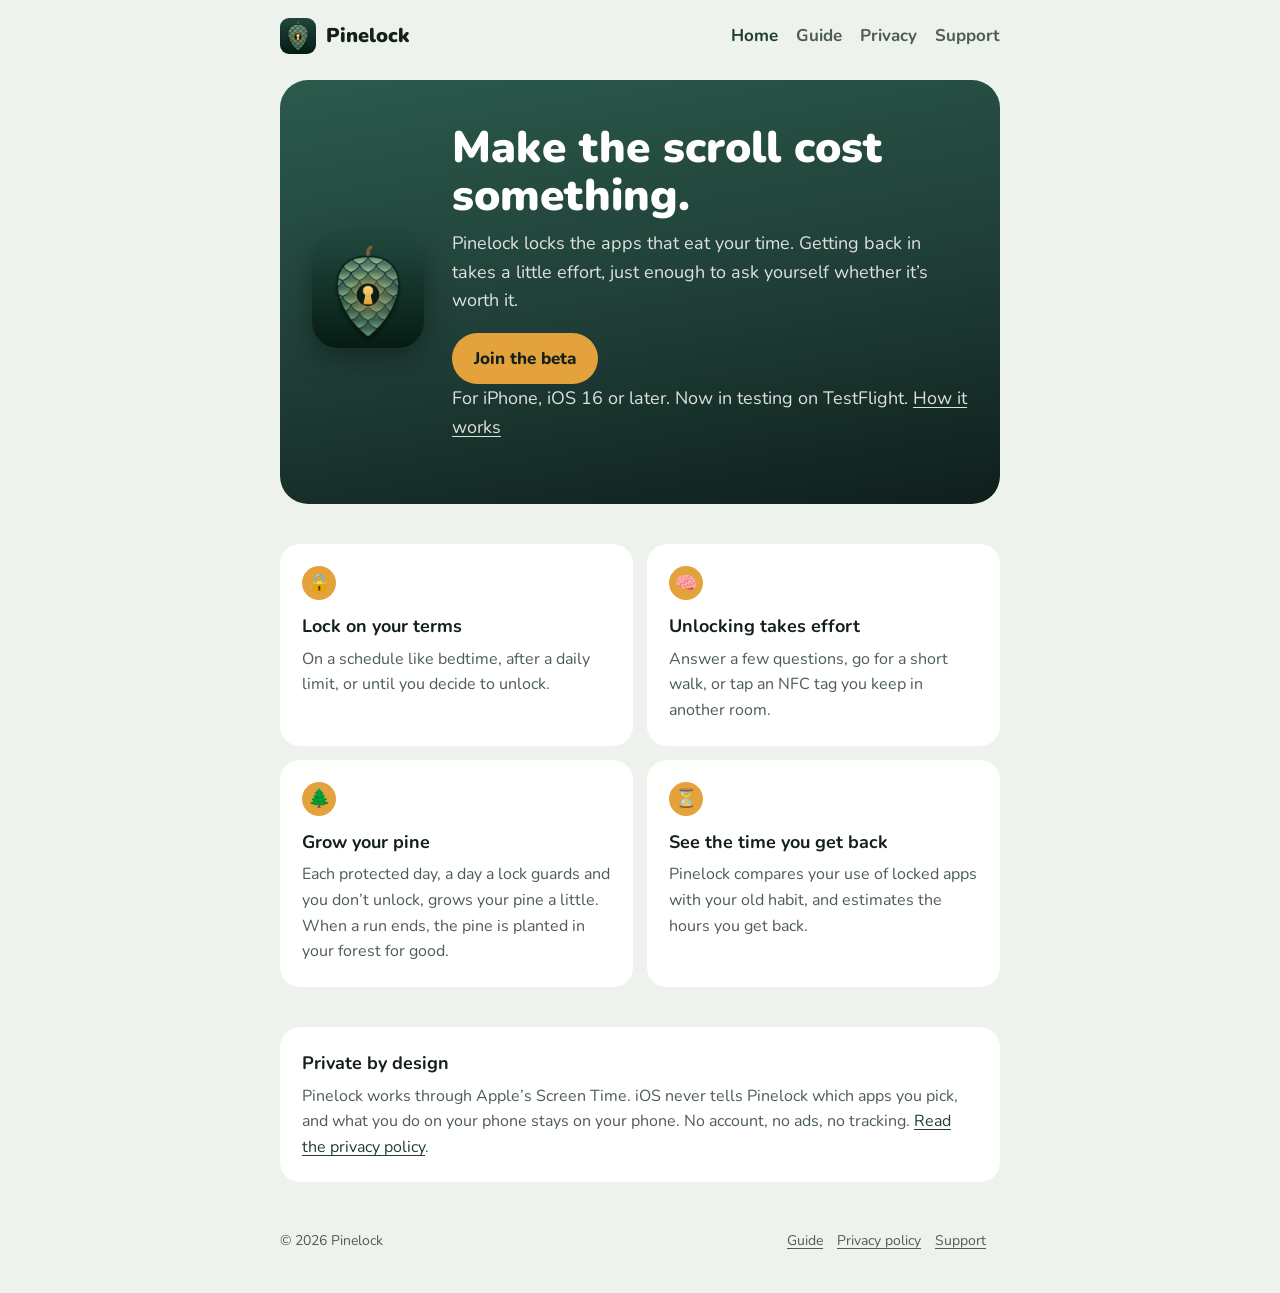
<file: index.html>
<!doctype html>
<html lang="en">
<head>
<meta charset="utf-8">
<meta name="viewport" content="width=device-width, initial-scale=1">
<title>Pinelock: lock the apps that eat your time</title>
<meta name="description" content="Pinelock locks distracting apps on your terms. Unlocking takes a little effort, and every day without unlocking grows your pine.">
<meta name="theme-color" content="#1f3d36">
<link rel="icon" href="favicon.png">
<link rel="apple-touch-icon" href="apple-touch-icon.png">
<link rel="preconnect" href="https://fonts.googleapis.com">
<link rel="preconnect" href="https://fonts.gstatic.com" crossorigin>
<link href="https://fonts.googleapis.com/css2?family=Nunito:wght@400;700;800;900&display=swap" rel="stylesheet">
<link rel="stylesheet" href="style.css">
</head>
<body>
<header class="top"><div class="wrap">
  <a class="brand" href="./"><img src="icon.png" alt="">Pinelock</a>
  <nav><a href="./" aria-current="page">Home</a><a href="guide.html">Guide</a><a href="privacy.html">Privacy</a><a href="support.html">Support</a></nav>
</div></header>
<main class="wrap">
<section class="hero">
  <img src="icon.png" alt="Pinelock app icon">
  <div class="text">
    <h1>Make the scroll cost something.</h1>
    <p>Pinelock locks the apps that eat your time. Getting back in takes a little effort, just enough to ask yourself whether it’s worth it.</p>
    <a class="button" href="support.html#beta">Join the beta</a>
    <p class="note">For iPhone, iOS 16 or later. Now in testing on TestFlight. <a href="guide.html" style="color:inherit">How it works</a></p>
  </div>
</section>

<section class="features">
  <div class="card"><div class="dot">🔒</div><h3>Lock on your terms</h3><p>On a schedule like bedtime, after a daily limit, or until you decide to unlock.</p></div>
  <div class="card"><div class="dot">🧠</div><h3>Unlocking takes effort</h3><p>Answer a few questions, go for a short walk, or tap an NFC tag you keep in another room.</p></div>
  <div class="card"><div class="dot">🌲</div><h3>Grow your pine</h3><p>Each protected day, a day a lock guards and you don’t unlock, grows your pine a little. When a run ends, the pine is planted in your forest for good.</p></div>
  <div class="card"><div class="dot">⏳</div><h3>See the time you get back</h3><p>Pinelock compares your use of locked apps with your old habit, and estimates the hours you get back.</p></div>
</section>

<section class="card" style="margin-bottom:40px">
  <h3>Private by design</h3>
  <p>Pinelock works through Apple’s Screen Time. iOS never tells Pinelock which apps you pick, and what you do on your phone stays on your phone. No account, no ads, no tracking. <a href="privacy.html">Read the privacy policy</a>.</p>
</section>
</main>
<footer><div class="wrap">
  <span>© 2026 Pinelock</span>
  <span><a href="guide.html">Guide</a><a href="privacy.html">Privacy policy</a><a href="support.html">Support</a></span>
</div></footer>
</body>
</html>
</file>
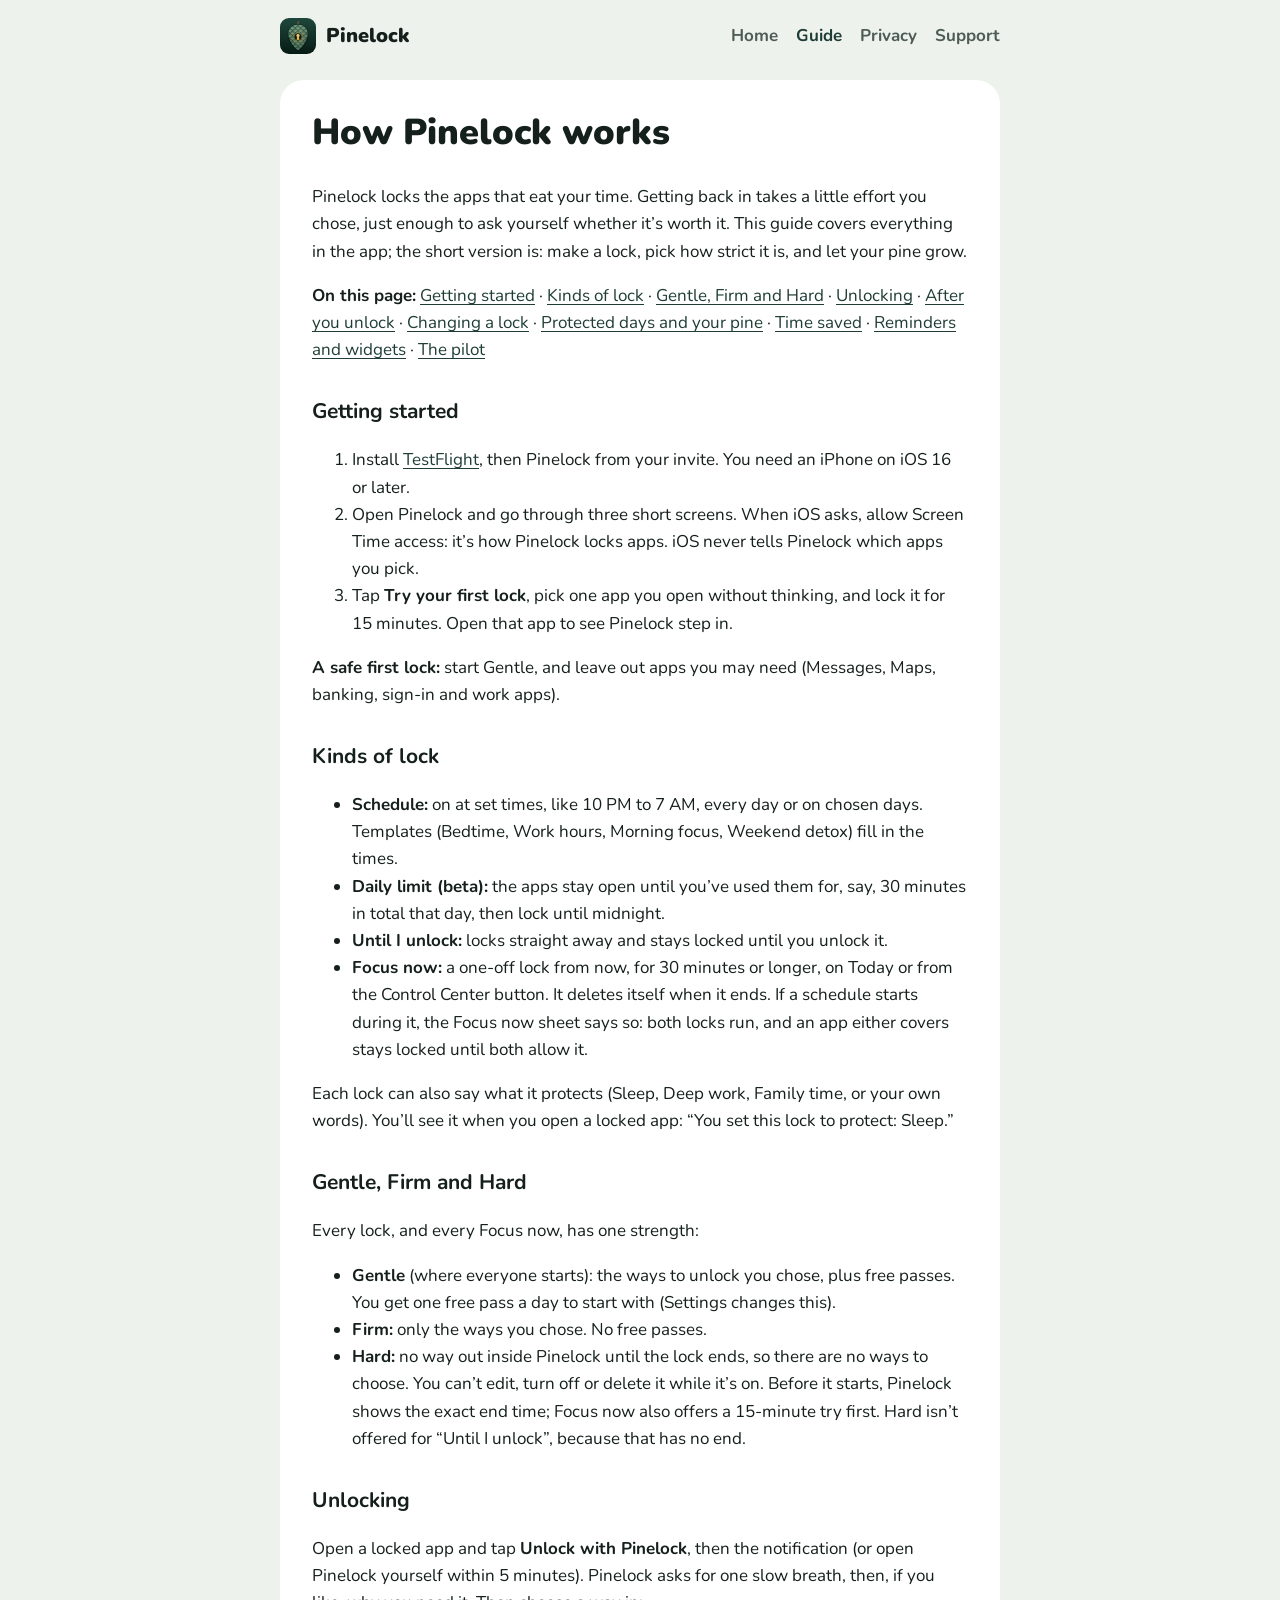
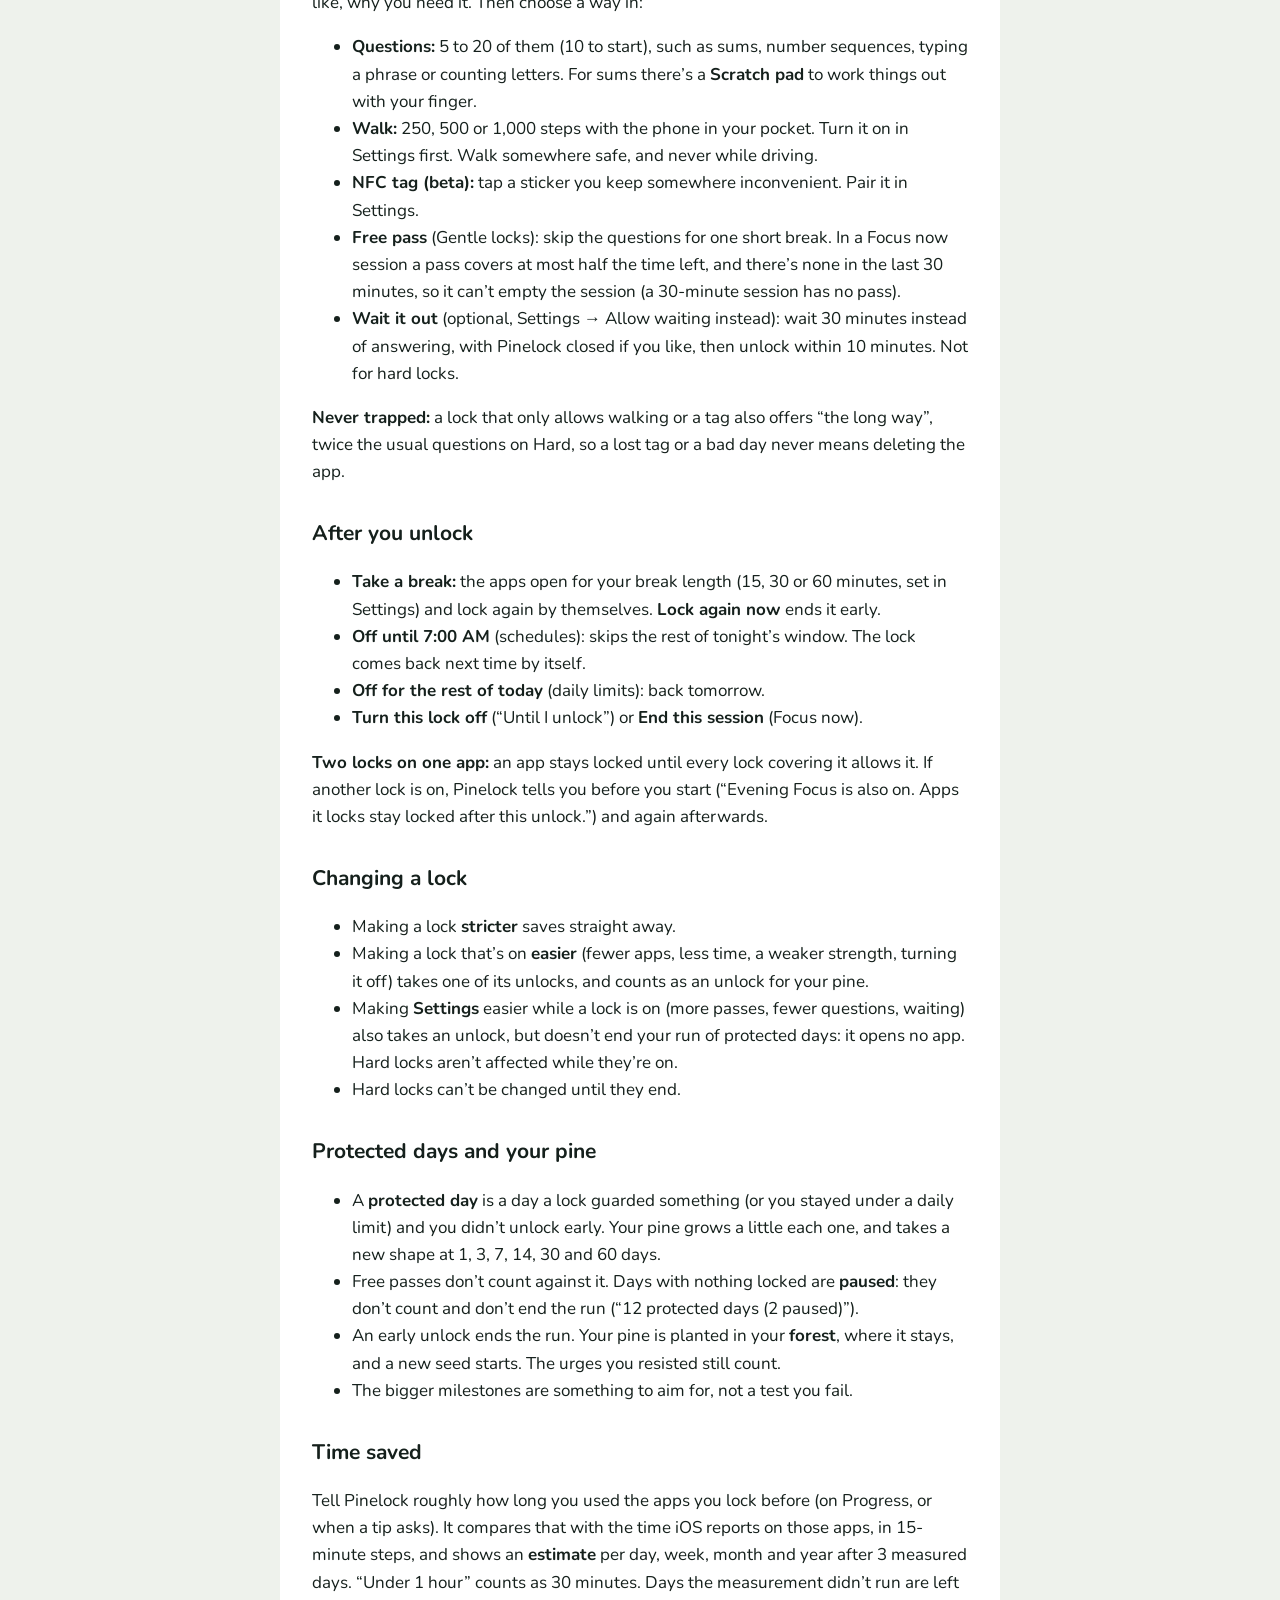
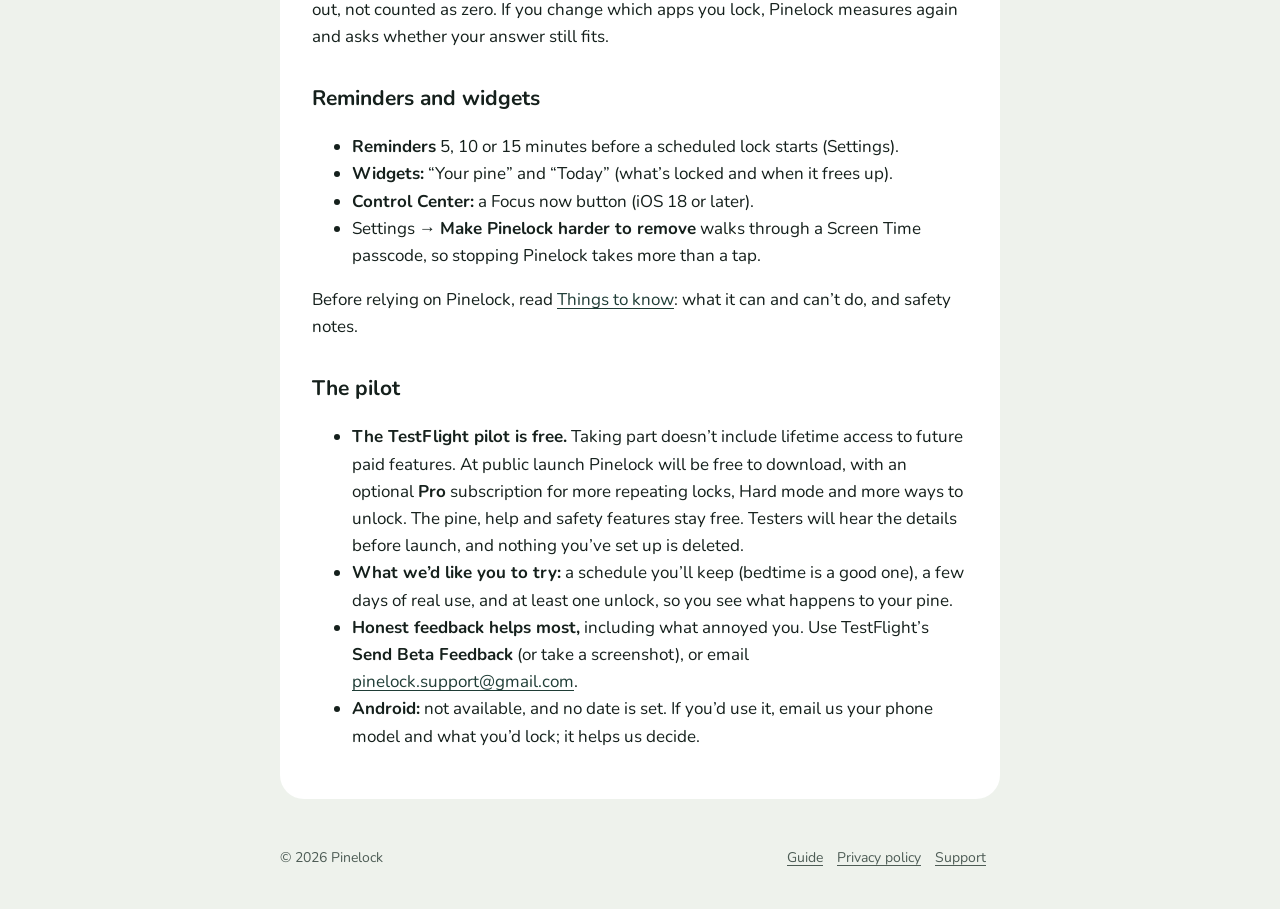
<file: guide.html>
<!doctype html>
<html lang="en">
<head>
<meta charset="utf-8">
<meta name="viewport" content="width=device-width, initial-scale=1">
<title>How Pinelock works · Pinelock</title>
<meta name="description" content="A guide to Pinelock: making locks, Gentle, Firm and Hard, ways to unlock, protected days and the pine, and taking part in the pilot.">
<meta name="theme-color" content="#1f3d36">
<link rel="icon" href="favicon.png">
<link rel="apple-touch-icon" href="apple-touch-icon.png">
<link rel="preconnect" href="https://fonts.googleapis.com">
<link rel="preconnect" href="https://fonts.gstatic.com" crossorigin>
<link href="https://fonts.googleapis.com/css2?family=Nunito:wght@400;700;800;900&display=swap" rel="stylesheet">
<link rel="stylesheet" href="style.css">
</head>
<body>
<header class="top"><div class="wrap">
  <a class="brand" href="./"><img src="icon.png" alt="">Pinelock</a>
  <nav><a href="./">Home</a><a href="guide.html" aria-current="page">Guide</a><a href="privacy.html">Privacy</a><a href="support.html">Support</a></nav>
</div></header>
<main class="wrap">
<article>
<h1>How Pinelock works</h1>
<p>Pinelock locks the apps that eat your time. Getting back in takes a little effort you chose, just enough to ask yourself whether it’s worth it. This guide covers everything in the app; the short version is: make a lock, pick how strict it is, and let your pine grow.</p>

<p><strong>On this page:</strong> <a href="#start">Getting started</a> · <a href="#locks">Kinds of lock</a> · <a href="#strength">Gentle, Firm and Hard</a> · <a href="#unlock">Unlocking</a> · <a href="#after">After you unlock</a> · <a href="#changes">Changing a lock</a> · <a href="#pine">Protected days and your pine</a> · <a href="#saved">Time saved</a> · <a href="#extras">Reminders and widgets</a> · <a href="#pilot">The pilot</a></p>

<h2 id="start">Getting started</h2>
<ol>
  <li>Install <a href="https://apps.apple.com/app/testflight/id899247664">TestFlight</a>, then Pinelock from your invite. You need an iPhone on iOS 16 or later.</li>
  <li>Open Pinelock and go through three short screens. When iOS asks, allow Screen Time access: it’s how Pinelock locks apps. iOS never tells Pinelock which apps you pick.</li>
  <li>Tap <strong>Try your first lock</strong>, pick one app you open without thinking, and lock it for 15 minutes. Open that app to see Pinelock step in.</li>
</ol>
<p><strong>A safe first lock:</strong> start Gentle, and leave out apps you may need (Messages, Maps, banking, sign-in and work apps).</p>

<h2 id="locks">Kinds of lock</h2>
<ul>
  <li><strong>Schedule:</strong> on at set times, like 10 PM to 7 AM, every day or on chosen days. Templates (Bedtime, Work hours, Morning focus, Weekend detox) fill in the times.</li>
  <li><strong>Daily limit (beta):</strong> the apps stay open until you’ve used them for, say, 30 minutes in total that day, then lock until midnight.</li>
  <li><strong>Until I unlock:</strong> locks straight away and stays locked until you unlock it.</li>
  <li><strong>Focus now:</strong> a one-off lock from now, for 30 minutes or longer, on Today or from the Control Center button. It deletes itself when it ends. If a schedule starts during it, the Focus now sheet says so: both locks run, and an app either covers stays locked until both allow it.</li>
</ul>
<p>Each lock can also say what it protects (Sleep, Deep work, Family time, or your own words). You’ll see it when you open a locked app: “You set this lock to protect: Sleep.”</p>

<h2 id="strength">Gentle, Firm and Hard</h2>
<p>Every lock, and every Focus now, has one strength:</p>
<ul>
  <li><strong>Gentle</strong> (where everyone starts): the ways to unlock you chose, plus free passes. You get one free pass a day to start with (Settings changes this).</li>
  <li><strong>Firm:</strong> only the ways you chose. No free passes.</li>
  <li><strong>Hard:</strong> no way out inside Pinelock until the lock ends, so there are no ways to choose. You can’t edit, turn off or delete it while it’s on. Before it starts, Pinelock shows the exact end time; Focus now also offers a 15-minute try first. Hard isn’t offered for “Until I unlock”, because that has no end.</li>
</ul>

<h2 id="unlock">Unlocking</h2>
<p>Open a locked app and tap <strong>Unlock with Pinelock</strong>, then the notification (or open Pinelock yourself within 5 minutes). Pinelock asks for one slow breath, then, if you like, why you need it. Then choose a way in:</p>
<ul>
  <li><strong>Questions:</strong> 5 to 20 of them (10 to start), such as sums, number sequences, typing a phrase or counting letters. For sums there’s a <strong>Scratch pad</strong> to work things out with your finger.</li>
  <li><strong>Walk:</strong> 250, 500 or 1,000 steps with the phone in your pocket. Turn it on in Settings first. Walk somewhere safe, and never while driving.</li>
  <li><strong>NFC tag (beta):</strong> tap a sticker you keep somewhere inconvenient. Pair it in Settings.</li>
  <li><strong>Free pass</strong> (Gentle locks): skip the questions for one short break. In a Focus now session a pass covers at most half the time left, and there’s none in the last 30 minutes, so it can’t empty the session (a 30-minute session has no pass).</li>
  <li><strong>Wait it out</strong> (optional, Settings → Allow waiting instead): wait 30 minutes instead of answering, with Pinelock closed if you like, then unlock within 10 minutes. Not for hard locks.</li>
</ul>
<p><strong>Never trapped:</strong> a lock that only allows walking or a tag also offers “the long way”, twice the usual questions on Hard, so a lost tag or a bad day never means deleting the app.</p>

<h2 id="after">After you unlock</h2>
<ul>
  <li><strong>Take a break:</strong> the apps open for your break length (15, 30 or 60 minutes, set in Settings) and lock again by themselves. <strong>Lock again now</strong> ends it early.</li>
  <li><strong>Off until 7:00 AM</strong> (schedules): skips the rest of tonight’s window. The lock comes back next time by itself.</li>
  <li><strong>Off for the rest of today</strong> (daily limits): back tomorrow.</li>
  <li><strong>Turn this lock off</strong> (“Until I unlock”) or <strong>End this session</strong> (Focus now).</li>
</ul>
<p><strong>Two locks on one app:</strong> an app stays locked until every lock covering it allows it. If another lock is on, Pinelock tells you before you start (“Evening Focus is also on. Apps it locks stay locked after this unlock.”) and again afterwards.</p>

<h2 id="changes">Changing a lock</h2>
<ul>
  <li>Making a lock <strong>stricter</strong> saves straight away.</li>
  <li>Making a lock that’s on <strong>easier</strong> (fewer apps, less time, a weaker strength, turning it off) takes one of its unlocks, and counts as an unlock for your pine.</li>
  <li>Making <strong>Settings</strong> easier while a lock is on (more passes, fewer questions, waiting) also takes an unlock, but doesn’t end your run of protected days: it opens no app. Hard locks aren’t affected while they’re on.</li>
  <li>Hard locks can’t be changed until they end.</li>
</ul>

<h2 id="pine">Protected days and your pine</h2>
<ul>
  <li>A <strong>protected day</strong> is a day a lock guarded something (or you stayed under a daily limit) and you didn’t unlock early. Your pine grows a little each one, and takes a new shape at 1, 3, 7, 14, 30 and 60 days.</li>
  <li>Free passes don’t count against it. Days with nothing locked are <strong>paused</strong>: they don’t count and don’t end the run (“12 protected days (2 paused)”).</li>
  <li>An early unlock ends the run. Your pine is planted in your <strong>forest</strong>, where it stays, and a new seed starts. The urges you resisted still count.</li>
  <li>The bigger milestones are something to aim for, not a test you fail.</li>
</ul>

<h2 id="saved">Time saved</h2>
<p>Tell Pinelock roughly how long you used the apps you lock before (on Progress, or when a tip asks). It compares that with the time iOS reports on those apps, in 15-minute steps, and shows an <strong>estimate</strong> per day, week, month and year after 3 measured days. “Under 1 hour” counts as 30 minutes. Days the measurement didn’t run are left out, not counted as zero. If you change which apps you lock, Pinelock measures again and asks whether your answer still fits.</p>

<h2 id="extras">Reminders and widgets</h2>
<ul>
  <li><strong>Reminders</strong> 5, 10 or 15 minutes before a scheduled lock starts (Settings).</li>
  <li><strong>Widgets:</strong> “Your pine” and “Today” (what’s locked and when it frees up).</li>
  <li><strong>Control Center:</strong> a Focus now button (iOS 18 or later).</li>
  <li>Settings → <strong>Make Pinelock harder to remove</strong> walks through a Screen Time passcode, so stopping Pinelock takes more than a tap.</li>
</ul>
<p>Before relying on Pinelock, read <a href="support.html#things-to-know">Things to know</a>: what it can and can’t do, and safety notes.</p>

<h2 id="pilot">The pilot</h2>
<ul>
  <li><strong>The TestFlight pilot is free.</strong> Taking part doesn’t include lifetime access to future paid features. At public launch Pinelock will be free to download, with an optional <strong>Pro</strong> subscription for more repeating locks, Hard mode and more ways to unlock. The pine, help and safety features stay free. Testers will hear the details before launch, and nothing you’ve set up is deleted.</li>
  <li><strong>What we’d like you to try:</strong> a schedule you’ll keep (bedtime is a good one), a few days of real use, and at least one unlock, so you see what happens to your pine.</li>
  <li><strong>Honest feedback helps most,</strong> including what annoyed you. Use TestFlight’s <strong>Send Beta Feedback</strong> (or take a screenshot), or email <a href="mailto:pinelock.support@gmail.com?subject=Pinelock%20pilot">pinelock.support@gmail.com</a>.</li>
  <li><strong>Android:</strong> not available, and no date is set. If you’d use it, email us your phone model and what you’d lock; it helps us decide.</li>
</ul>
</article>
</main>
<footer><div class="wrap">
  <span>© 2026 Pinelock</span>
  <span><a href="guide.html">Guide</a><a href="privacy.html">Privacy policy</a><a href="support.html">Support</a></span>
</div></footer>
</body>
</html>
</file>
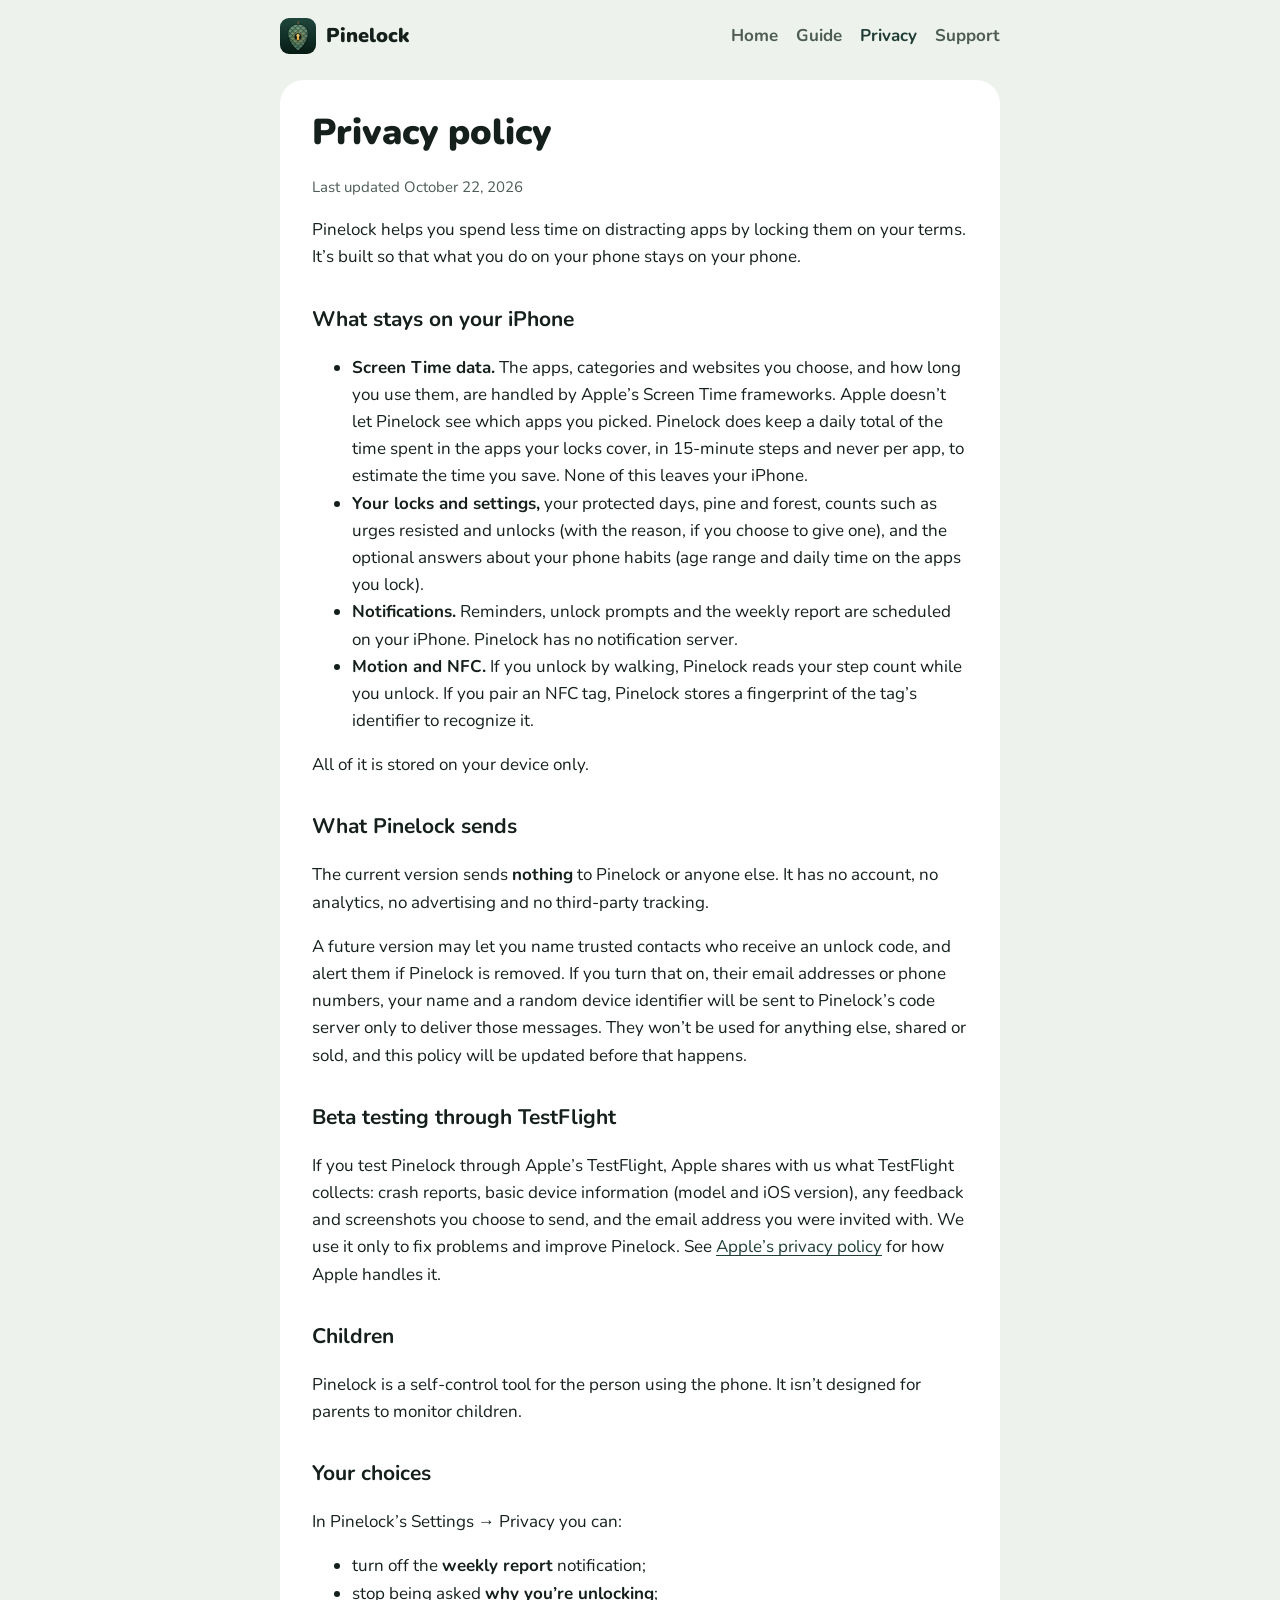
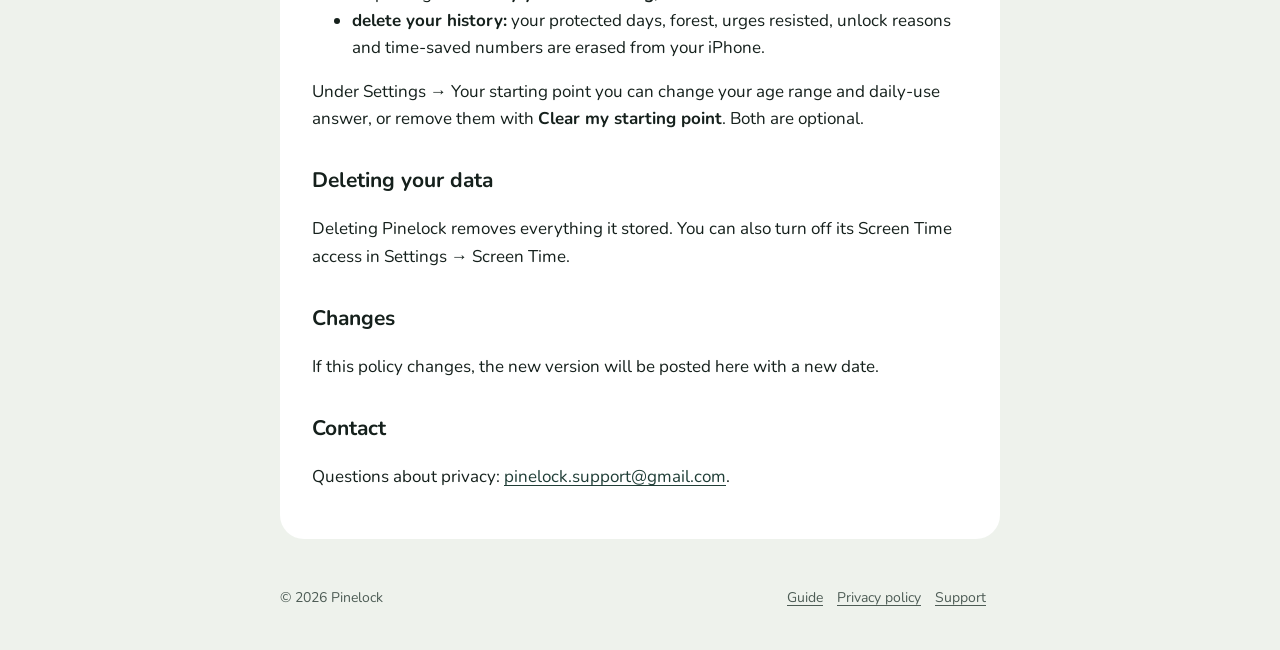
<file: privacy.html>
<!doctype html>
<html lang="en">
<head>
<meta charset="utf-8">
<meta name="viewport" content="width=device-width, initial-scale=1">
<title>Privacy policy · Pinelock</title>
<meta name="description" content="How Pinelock handles your data: it stays on your iPhone.">
<meta name="theme-color" content="#1f3d36">
<link rel="icon" href="favicon.png">
<link rel="apple-touch-icon" href="apple-touch-icon.png">
<link rel="preconnect" href="https://fonts.googleapis.com">
<link rel="preconnect" href="https://fonts.gstatic.com" crossorigin>
<link href="https://fonts.googleapis.com/css2?family=Nunito:wght@400;700;800;900&display=swap" rel="stylesheet">
<link rel="stylesheet" href="style.css">
</head>
<body>
<header class="top"><div class="wrap">
  <a class="brand" href="./"><img src="icon.png" alt="">Pinelock</a>
  <nav><a href="./">Home</a><a href="guide.html">Guide</a><a href="privacy.html" aria-current="page">Privacy</a><a href="support.html">Support</a></nav>
</div></header>
<main class="wrap">
<article>
<h1>Privacy policy</h1>
<p class="updated">Last updated October 22, 2026</p>

<p>Pinelock helps you spend less time on distracting apps by locking them on your terms. It’s built so that what you do on your phone stays on your phone.</p>

<h2>What stays on your iPhone</h2>
<ul>
  <li><strong>Screen Time data.</strong> The apps, categories and websites you choose, and how long you use them, are handled by Apple’s Screen Time frameworks. Apple doesn’t let Pinelock see which apps you picked. Pinelock does keep a daily total of the time spent in the apps your locks cover, in 15-minute steps and never per app, to estimate the time you save. None of this leaves your iPhone.</li>
  <li><strong>Your locks and settings,</strong> your protected days, pine and forest, counts such as urges resisted and unlocks (with the reason, if you choose to give one), and the optional answers about your phone habits (age range and daily time on the apps you lock).</li>
  <li><strong>Notifications.</strong> Reminders, unlock prompts and the weekly report are scheduled on your iPhone. Pinelock has no notification server.</li>
  <li><strong>Motion and NFC.</strong> If you unlock by walking, Pinelock reads your step count while you unlock. If you pair an NFC tag, Pinelock stores a fingerprint of the tag’s identifier to recognize it.</li>
</ul>
<p>All of it is stored on your device only.</p>

<h2>What Pinelock sends</h2>
<p>The current version sends <strong>nothing</strong> to Pinelock or anyone else. It has no account, no analytics, no advertising and no third-party tracking.</p>
<p>A future version may let you name trusted contacts who receive an unlock code, and alert them if Pinelock is removed. If you turn that on, their email addresses or phone numbers, your name and a random device identifier will be sent to Pinelock’s code server only to deliver those messages. They won’t be used for anything else, shared or sold, and this policy will be updated before that happens.</p>

<h2>Beta testing through TestFlight</h2>
<p>If you test Pinelock through Apple’s TestFlight, Apple shares with us what TestFlight collects: crash reports, basic device information (model and iOS version), any feedback and screenshots you choose to send, and the email address you were invited with. We use it only to fix problems and improve Pinelock. See <a href="https://www.apple.com/legal/privacy/">Apple’s privacy policy</a> for how Apple handles it.</p>

<h2>Children</h2>
<p>Pinelock is a self-control tool for the person using the phone. It isn’t designed for parents to monitor children.</p>

<h2>Your choices</h2>
<p>In Pinelock’s Settings → Privacy you can:</p>
<ul>
  <li>turn off the <strong>weekly report</strong> notification;</li>
  <li>stop being asked <strong>why you’re unlocking</strong>;</li>
  <li><strong>delete your history:</strong> your protected days, forest, urges resisted, unlock reasons and time-saved numbers are erased from your iPhone.</li>
</ul>
<p>Under Settings → Your starting point you can change your age range and daily-use answer, or remove them with <strong>Clear my starting point</strong>. Both are optional.</p>

<h2>Deleting your data</h2>
<p>Deleting Pinelock removes everything it stored. You can also turn off its Screen Time access in Settings → Screen Time.</p>

<h2>Changes</h2>
<p>If this policy changes, the new version will be posted here with a new date.</p>

<h2>Contact</h2>
<p>Questions about privacy: <a href="mailto:pinelock.support@gmail.com">pinelock.support@gmail.com</a>.</p>
</article>
</main>
<footer><div class="wrap">
  <span>© 2026 Pinelock</span>
  <span><a href="guide.html">Guide</a><a href="privacy.html">Privacy policy</a><a href="support.html">Support</a></span>
</div></footer>
</body>
</html>
</file>
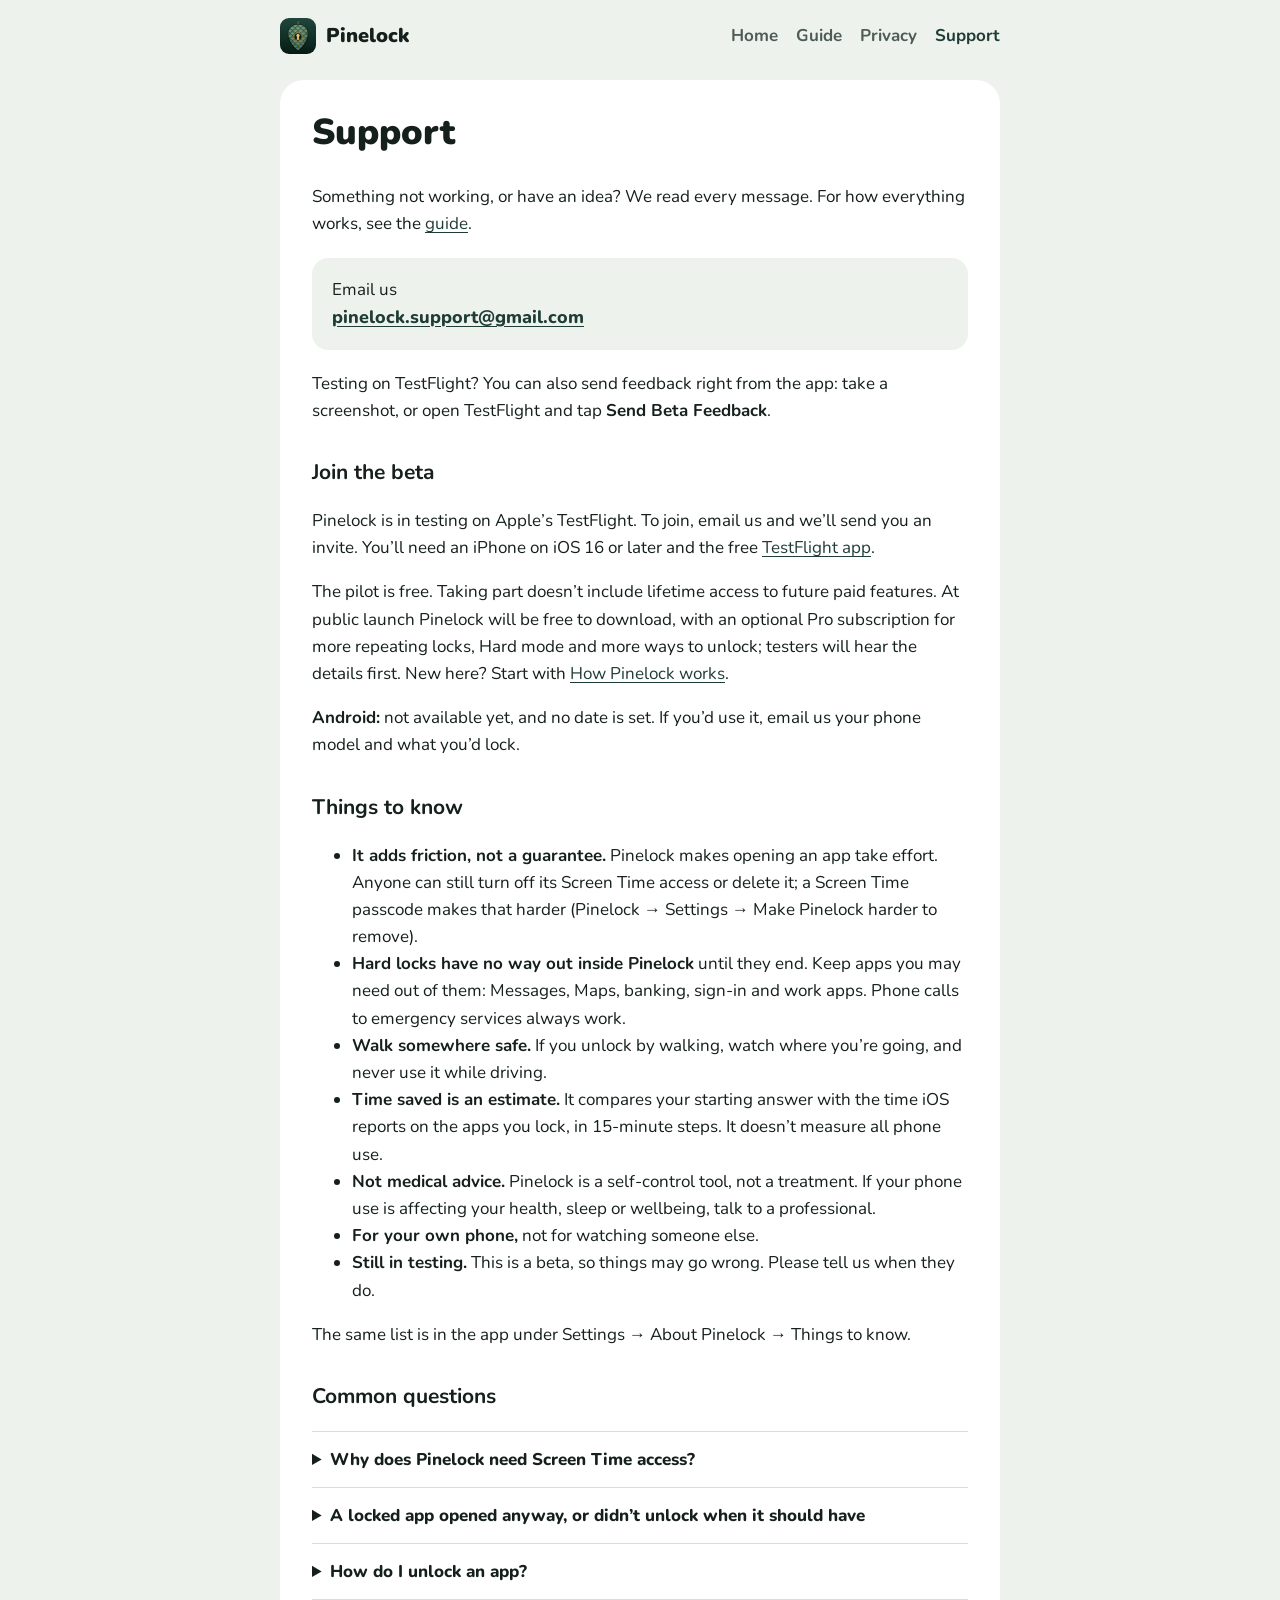
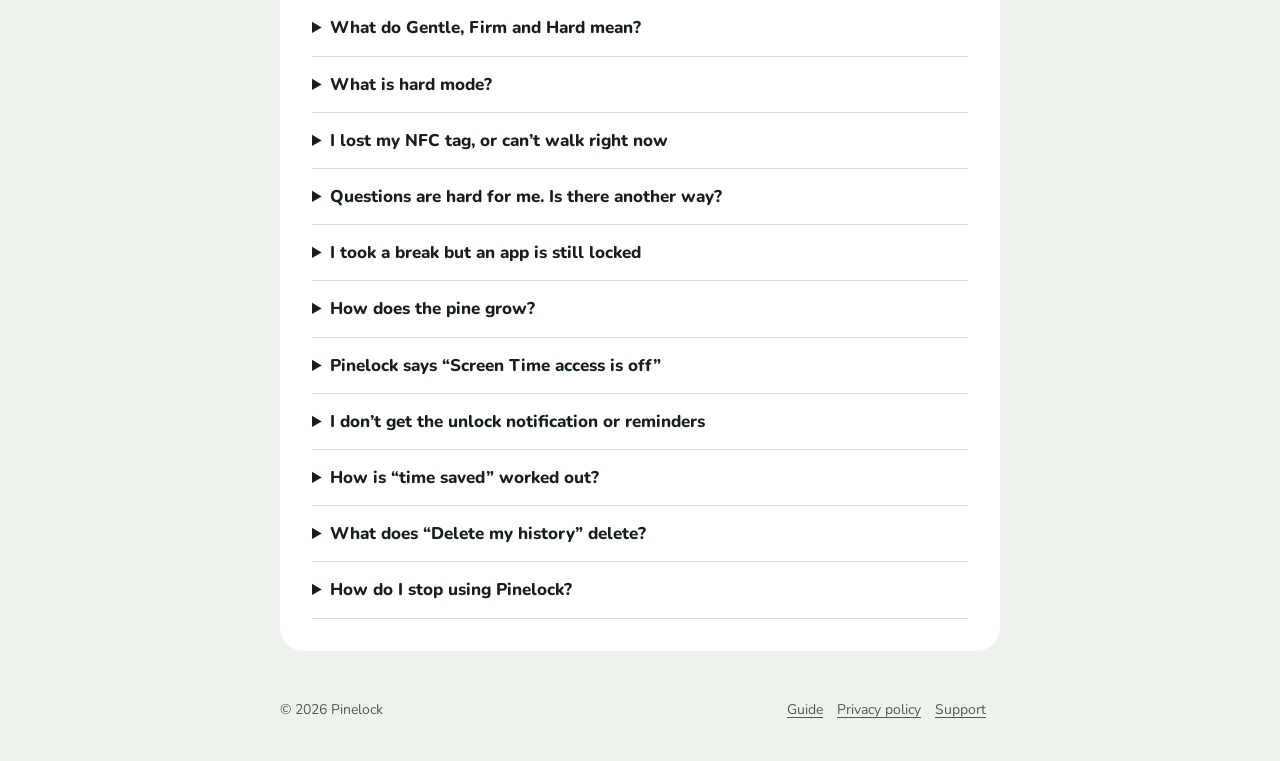
<file: support.html>
<!doctype html>
<html lang="en">
<head>
<meta charset="utf-8">
<meta name="viewport" content="width=device-width, initial-scale=1">
<title>Support · Pinelock</title>
<meta name="description" content="Get help with Pinelock, join the beta, or contact us.">
<meta name="theme-color" content="#1f3d36">
<link rel="icon" href="favicon.png">
<link rel="apple-touch-icon" href="apple-touch-icon.png">
<link rel="preconnect" href="https://fonts.googleapis.com">
<link rel="preconnect" href="https://fonts.gstatic.com" crossorigin>
<link href="https://fonts.googleapis.com/css2?family=Nunito:wght@400;700;800;900&display=swap" rel="stylesheet">
<link rel="stylesheet" href="style.css">
</head>
<body>
<header class="top"><div class="wrap">
  <a class="brand" href="./"><img src="icon.png" alt="">Pinelock</a>
  <nav><a href="./">Home</a><a href="guide.html">Guide</a><a href="privacy.html">Privacy</a><a href="support.html" aria-current="page">Support</a></nav>
</div></header>
<main class="wrap">
<article>
<h1>Support</h1>
<p>Something not working, or have an idea? We read every message. For how everything works, see the <a href="guide.html">guide</a>.</p>
<div class="contact">
  <div>Email us</div>
  <a href="mailto:pinelock.support@gmail.com?subject=Pinelock%20support">pinelock.support@gmail.com</a>
</div>
<p>Testing on TestFlight? You can also send feedback right from the app: take a screenshot, or open TestFlight and tap <strong>Send Beta Feedback</strong>.</p>

<h2 id="beta">Join the beta</h2>
<p>Pinelock is in testing on Apple’s TestFlight. To join, email us and we’ll send you an invite. You’ll need an iPhone on iOS 16 or later and the free <a href="https://apps.apple.com/app/testflight/id899247664">TestFlight app</a>.</p>
<p>The pilot is free. Taking part doesn’t include lifetime access to future paid features. At public launch Pinelock will be free to download, with an optional Pro subscription for more repeating locks, Hard mode and more ways to unlock; testers will hear the details first. New here? Start with <a href="guide.html">How Pinelock works</a>.</p>
<p><strong>Android:</strong> not available yet, and no date is set. If you’d use it, email us your phone model and what you’d lock.</p>

<h2 id="things-to-know">Things to know</h2>
<ul>
  <li><strong>It adds friction, not a guarantee.</strong> Pinelock makes opening an app take effort. Anyone can still turn off its Screen Time access or delete it; a Screen Time passcode makes that harder (Pinelock → Settings → Make Pinelock harder to remove).</li>
  <li><strong>Hard locks have no way out inside Pinelock</strong> until they end. Keep apps you may need out of them: Messages, Maps, banking, sign-in and work apps. Phone calls to emergency services always work.</li>
  <li><strong>Walk somewhere safe.</strong> If you unlock by walking, watch where you’re going, and never use it while driving.</li>
  <li><strong>Time saved is an estimate.</strong> It compares your starting answer with the time iOS reports on the apps you lock, in 15-minute steps. It doesn’t measure all phone use.</li>
  <li><strong>Not medical advice.</strong> Pinelock is a self-control tool, not a treatment. If your phone use is affecting your health, sleep or wellbeing, talk to a professional.</li>
  <li><strong>For your own phone,</strong> not for watching someone else.</li>
  <li><strong>Still in testing.</strong> This is a beta, so things may go wrong. Please tell us when they do.</li>
</ul>
<p>The same list is in the app under Settings → About Pinelock → Things to know.</p>

<h2>Common questions</h2>
<details>
  <summary>Why does Pinelock need Screen Time access?</summary>
  <p>Locking apps on iPhone works through Apple’s Screen Time. Pinelock asks for access once, during setup. iOS never tells Pinelock which apps you pick, and you can turn access off any time in Settings → Screen Time.</p>
</details>
<details>
  <summary>A locked app opened anyway, or didn’t unlock when it should have</summary>
  <p>Check that Screen Time is on and that Pinelock still has access to it (Settings → Screen Time), and that the lock is turned on in Pinelock with the times you expect. If it still happens, email us what happened and when: it helps us fix it.</p>
</details>
<details>
  <summary>How do I unlock an app?</summary>
  <p>Tap the locked app, then “Unlock with Pinelock” on the screen that appears, then the notification that follows (or just open Pinelock). You’ll see the ways to unlock you chose for that lock (questions, a walk, your NFC tag), plus a free pass if the lock is Gentle. Afterwards, take a break that re-locks by itself, or skip the rest of the lock: a schedule is off until its window ends and comes back next time; a daily limit is off for the rest of today.</p>
</details>
<details>
  <summary>What do Gentle, Firm and Hard mean?</summary>
  <p>Each lock has one strength. <strong>Gentle:</strong> the ways to unlock you chose, plus free passes (one a day to start with). <strong>Firm:</strong> only the ways you chose; no passes. <strong>Hard:</strong> no way out until the lock ends, so there are no ways to choose. Hard isn’t offered for “Until I unlock”, because that has no end.</p>
</details>
<details>
  <summary>What is hard mode?</summary>
  <p>A lock with no early exit inside Pinelock: no questions, no passes until it ends. Use it when you really mean it. It can’t be edited or turned off while it’s on. Before it starts, Pinelock shows the exact end time; check you haven’t locked anything you may need (Messages, Maps, banking or sign-in apps). Pinelock adds friction but can’t stop you removing its Screen Time access in iOS Settings, and emergency calls always work.</p>
</details>
<details>
  <summary>I lost my NFC tag, or can’t walk right now</summary>
  <p>You’re never stuck. A lock that only allows walking or a tag also offers “the long way”: answer a longer set of harder questions. You can unpair a tag in Pinelock’s Settings.</p>
</details>
<details>
  <summary>Questions are hard for me. Is there another way?</summary>
  <p>Yes. Turn on “Prefer waiting to questions?” when you set Pinelock up, or “Allow waiting instead” in Settings later. Then any lock that isn’t a hard lock can also be unlocked by waiting 30 minutes; you can leave Pinelock while it runs, and stopping the wait costs nothing. When it’s done, unlock within 10 minutes, or the wait has to start again. Turning it on in Settings makes unlocking easier, so if a lock is on right now, it takes an unlock first.</p>
</details>
<details>
  <summary>I took a break but an app is still locked</summary>
  <p>Another lock covers that app too. Each lock blocks its apps on its own, so an app stays locked until every lock covering it allows it. Pinelock names the other lock and when it ends.</p>
</details>
<details>
  <summary>How does the pine grow?</summary>
  <p>Your pine grows a little each protected day: a day when a lock guarded something and you didn’t unlock. A day with nothing locked is paused: it doesn’t count, and it doesn’t end the run, and Pinelock shows how many days were paused (“7 protected days (2 paused)”). An earned unlock (questions, a walk, your tag, a wait) plants the pine in your forest, where it stays, and starts a new one; this holds even if Screen Time access is turned off later that day. A free pass (one a day to start with) doesn’t. Bigger milestones at 7, 14, 30 and 60 days are there to aim for, not a test you fail.</p>
</details>
<details>
  <summary>Pinelock says “Screen Time access is off”</summary>
  <p>Access was turned off in iOS Settings, so nothing is locked right now. Your locks, streak and settings are all kept, and the screen shows what will lock again as soon as access is back. Tap “Turn Screen Time access back on”, or go to Settings → Screen Time → Apps with Screen Time Access and allow Pinelock.</p>
</details>
<details>
  <summary>I don’t get the unlock notification or reminders</summary>
  <p>Notifications for Pinelock are probably off (Settings → Notifications → Pinelock). Without them you can still unlock: tap “Unlock with Pinelock” on the locked app, then open Pinelock yourself within 5 minutes. Reminders before scheduled locks need notifications; you can change or turn them off in Pinelock’s Settings. With many scheduled locks, iPhone limits how many can wait at once, so Pinelock keeps the next few days’ and adds more each time it opens.</p>
</details>
<details>
  <summary>How is “time saved” worked out?</summary>
  <p>It’s an estimate: the daily time you told Pinelock you used to spend on the apps you lock, minus your actual time on them now. Days Pinelock couldn’t measure are left out. iOS reports that time in 15-minute steps, and apps no lock covers aren’t counted, so if you’ve moved to one of those, the real saving is smaller. It doesn’t measure all phone use.</p>
</details>
<details>
  <summary>What does “Delete my history” delete?</summary>
  <p>From this iPhone: urges resisted, unlocks and their reasons, questions, breaks and passes used, your streak and forest, and the time saved so far. Your streak can start again that day, once a lock guards something. It keeps your locks, settings, starting-point answers (clear those with Settings → Clear my starting point), Screen Time access, and today’s used free passes (so it can’t hand passes back). Nothing is stored anywhere else.</p>
</details>
<details>
  <summary>How do I stop using Pinelock?</summary>
  <p>Turn off or delete your locks in the app, or delete Pinelock: deleting it removes all its locks and data.</p>
</details>
</article>
</main>
<footer><div class="wrap">
  <span>© 2026 Pinelock</span>
  <span><a href="guide.html">Guide</a><a href="privacy.html">Privacy policy</a><a href="support.html">Support</a></span>
</div></footer>
</body>
</html>
</file>
<file: style.css>
/* Pinelock site: the app's palette (lib/theme.dart), light and dark. */
:root {
  --pine: #1f3d36;
  --moss: #5c7f67;
  --amber: #e3a23b;
  --amber-ink: #9a6208; /* amber dark enough for text on light backgrounds */
  --bg: #eef2ec;
  --surface: #ffffff;
  --text: #15201c;
  --muted: #4d5c55;
  --line: #d6dfd6;
  --accent: var(--pine);
}
@media (prefers-color-scheme: dark) {
  :root {
    --bg: #101a17;
    --surface: #182621;
    --text: #e6ede8;
    --muted: #a3b3aa;
    --line: #2a3b35;
    --accent: #8fc2a2;
    --amber-ink: var(--amber);
  }
}
* { box-sizing: border-box; }
html { -webkit-text-size-adjust: 100%; }
body {
  margin: 0;
  background: var(--bg);
  color: var(--text);
  font: 17px/1.6 "Nunito", -apple-system, BlinkMacSystemFont, "Segoe UI", sans-serif;
}
a { color: var(--accent); text-underline-offset: 3px; }
.wrap { max-width: 760px; margin: 0 auto; padding: 0 20px; }

header.top { padding: 18px 0; }
header.top .wrap { display: flex; align-items: center; justify-content: space-between; gap: 12px; flex-wrap: wrap; }
.brand { display: flex; align-items: center; gap: 10px; color: var(--text); text-decoration: none; font-weight: 900; font-size: 20px; }
.brand img { width: 36px; height: 36px; border-radius: 9px; }
nav a { margin-left: 18px; font-weight: 700; text-decoration: none; color: var(--muted); }
nav a:first-child { margin-left: 0; }
nav a[aria-current="page"] { color: var(--accent); }

.hero {
  background: linear-gradient(170deg, #2b5a4c 0%, var(--pine) 55%, #0f1f1b 100%);
  color: #fff;
  border-radius: 28px;
  padding: 44px 32px;
  margin: 8px 0 40px;
  display: flex; gap: 28px; align-items: center; flex-wrap: wrap;
}
.hero img { width: 112px; height: 112px; border-radius: 26px; box-shadow: 0 10px 30px rgba(0,0,0,.35); }
.hero h1 { margin: 0 0 8px; font-size: clamp(30px, 6vw, 44px); line-height: 1.1; font-weight: 900; }
.hero p { margin: 0 0 18px; color: rgba(255,255,255,.85); font-size: 18px; max-width: 30em; }
.hero .text { flex: 1 1 300px; }
.button {
  display: inline-block; padding: 12px 22px; border-radius: 999px;
  background: var(--amber); color: #15201c; font-weight: 800; text-decoration: none;
}
.note { font-size: 14px; color: rgba(255,255,255,.7); margin-top: 10px; }

.features { display: grid; grid-template-columns: repeat(2, minmax(0, 1fr)); gap: 14px; margin-bottom: 40px; }
.card { background: var(--surface); border-radius: 20px; padding: 22px; }
.card h3 { margin: 0 0 6px; font-size: 18px; }
.card p { margin: 0; color: var(--muted); font-size: 16px; }
.dot { width: 34px; height: 34px; border-radius: 50%; background: var(--amber); display: grid; place-items: center; margin-bottom: 12px; font-size: 18px; }

article { background: var(--surface); border-radius: 24px; padding: 32px; margin: 8px 0 40px; }
article h1 { margin-top: 0; font-size: clamp(28px, 5vw, 36px); line-height: 1.15; font-weight: 900; }
article h2 { margin-top: 32px; font-size: 21px; }
.updated { color: var(--muted); font-size: 15px; margin-top: -8px; }
details { border-top: 1px solid var(--line); padding: 14px 0; }
details:last-of-type { border-bottom: 1px solid var(--line); }
summary { cursor: pointer; font-weight: 800; }
details p { color: var(--muted); margin: 10px 0 0; }
.contact { background: var(--bg); border-radius: 16px; padding: 18px 20px; margin: 20px 0; }
.contact a { font-weight: 800; font-size: 18px; word-break: break-all; }

footer { color: var(--muted); font-size: 14px; padding: 8px 0 40px; }
footer .wrap { display: flex; justify-content: space-between; gap: 12px; flex-wrap: wrap; }
footer a { color: var(--muted); margin-right: 14px; }

@media (max-width: 520px) {
  .features { grid-template-columns: 1fr; }
  .hero { padding: 32px 22px; border-radius: 22px; }
  article { padding: 24px 20px; }
  nav a { margin-left: 12px; }
}
</file>
